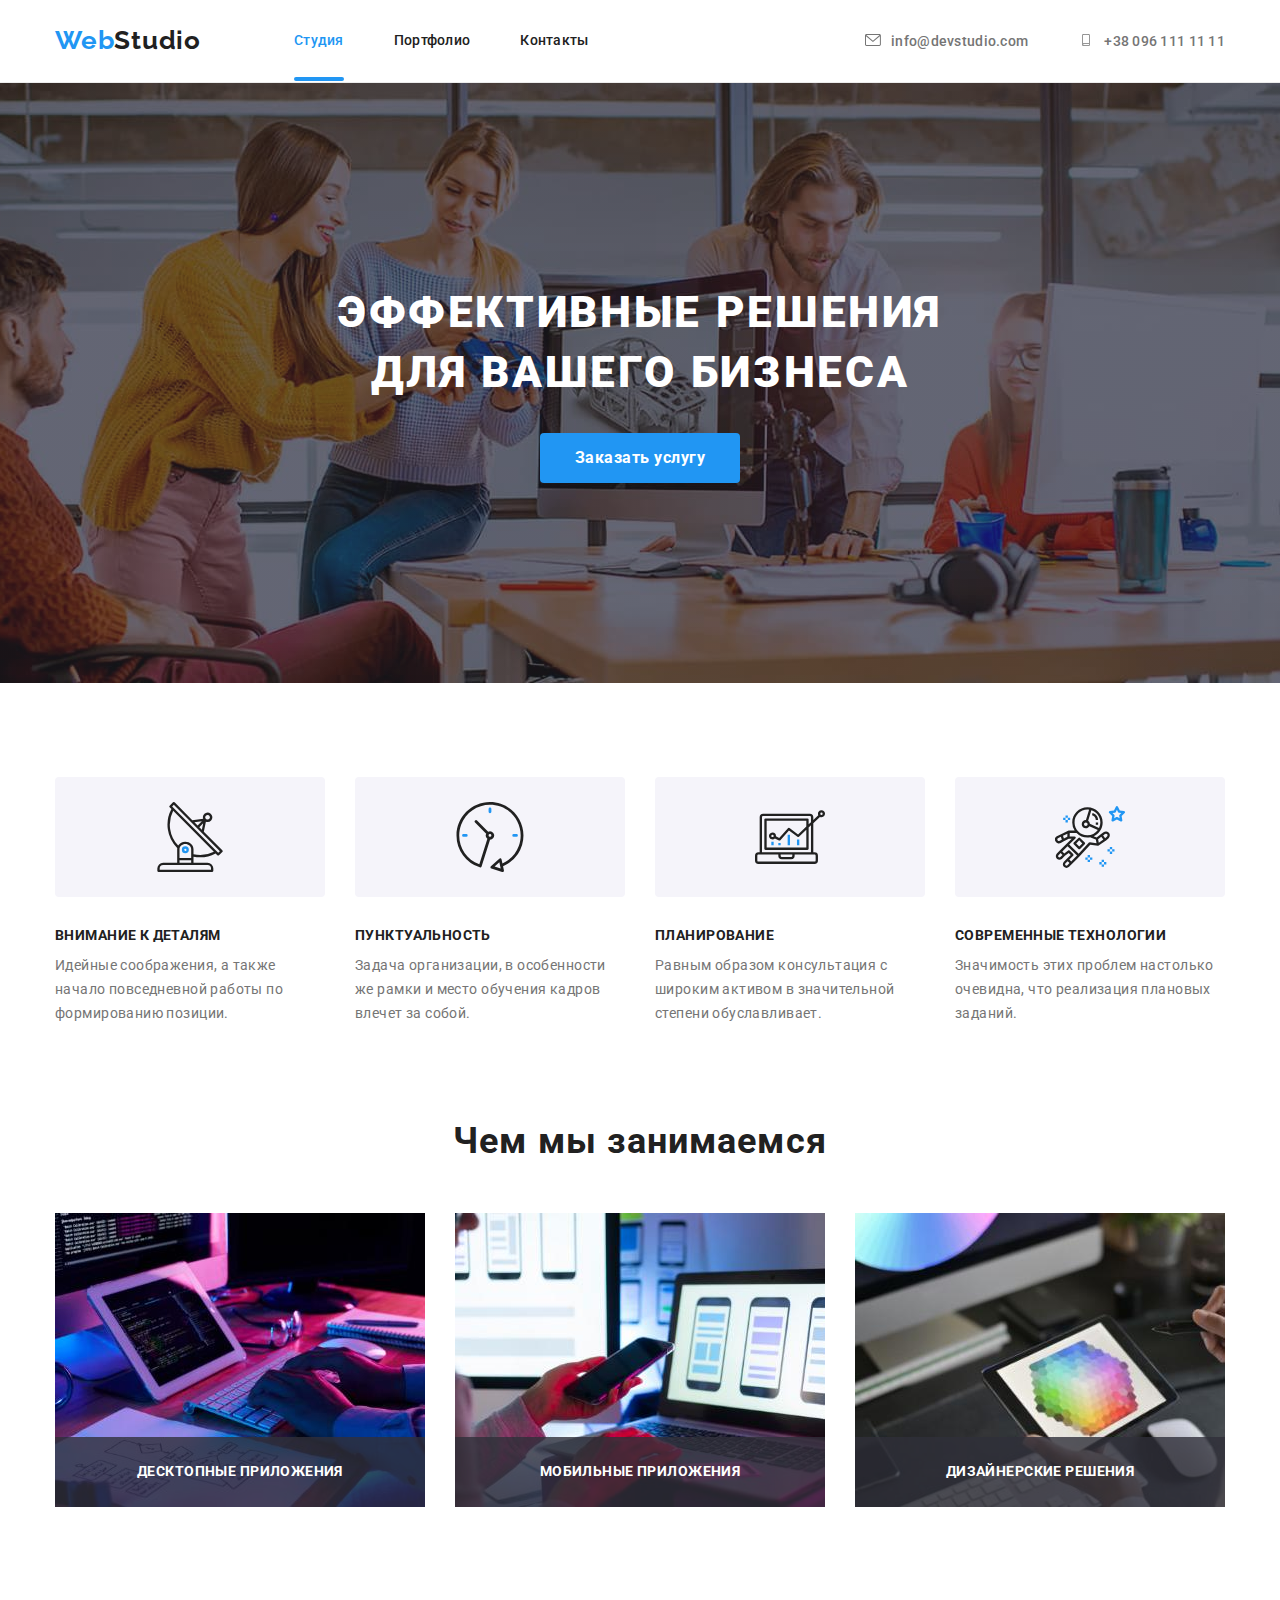
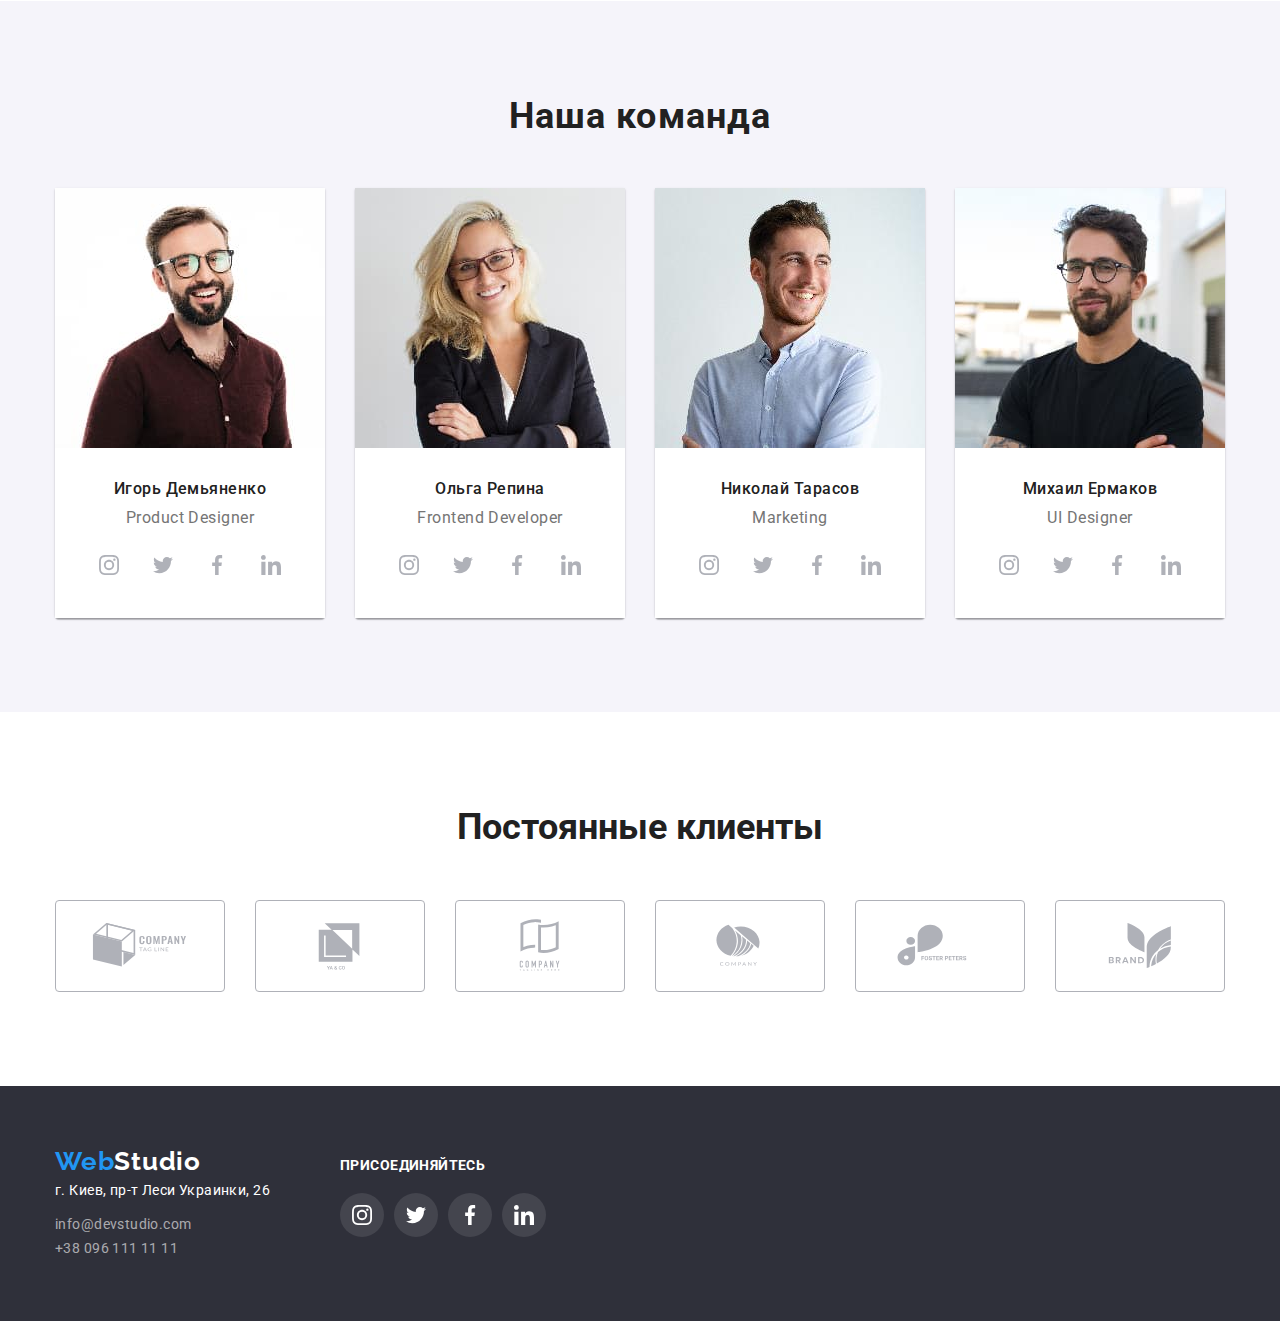
<file: index.html>
<!DOCTYPE html>
<html lang="en">
<head>
    <meta charset="UTF-8">
    <meta http-equiv="X-UA-Compatible" content="IE=edge">
    <meta name="viewport" content="width=device-width, initial-scale=1.0">
    <title>WebStudio</title>
    <link rel="stylesheet" href="https://cdnjs.cloudflare.com/ajax/libs/modern-normalize/1.0.0/modern-normalize.min.css"/>

<link rel="preconnect" href="https://fonts.googleapis.com">
<link rel="preconnect" href="https://fonts.gstatic.com" crossorigin>
<link href="https://fonts.googleapis.com/css2?family=Raleway:wght@700&family=Roboto:wght@400;500;700;900&display=swap"
    rel="stylesheet">

    <link rel="stylesheet" href="./css/styles.css">

   
</head>
<body>
    <header>
    <div class="container-header">
    <a class="link logo-link" href="./index.html"> <p class="logo header">Web<span class="studio-header">Studio</span> </p> </a>
    <nav class="site-nav">
        <ul class="link-header" style="list-style-type:none">
            <li class="link-item"> <a class="link link-studio" href="./index.html">Студия</a></li>
            <li class="link-item"> <a class="link" href="./portfolio.html">Портфолио</a></li>
            <li class="link-item"> <a class="link" href="">Контакты</a></li>
        </ul>
    </nav>
    <ul class="auth-nav" style="list-style-type:none">
        <li class="link-nav-mail"> 
            
            <a class="link" href="mailto:info@devstudio.com"><svg class="mail-icon" width="16px" height="12px">
                <use href="./images/sprite.svg#icon-envelope"></use>
            </svg>info@devstudio.com</a>
        </li>
        <li class="link-nav-tel"> 
            <a class="link" href="tel:+380961111111"><svg class="tel-icon" width="16px" height="12px"><use href="./images/sprite.svg#icon-smartphone"></use>
            </svg>+38 096 111 11 11</a>
        </li>
    </ul>
        </div>
</header>


<main>
     <section class="order-section">
        <div class="container-caption-order">
        <h1 class="order-caption">Эффективные решения<br> для вашего бизнеса</h1>
       <button class="btn" type="button" data-modal-open>Заказать услугу</button>
       </div>
    </section>

    <section class="advantage">
       
        <h2 hidden>Наши преимущества</h2>
        <div class="container-advantage">
        <ul class="list-advantage" style="list-style-type:none">
            <li class="items-advantage"> 
                <div class="advantage-icon " >
                    <svg width="70px" height="70px"><use href="./images/sprite.svg#icon-antenna"></use></svg>
                </div>
            <h3 class="advantage-type">Внимание к деталям</h3>
            <p class="advantage-text">Идейные соображения, а также начало повседневной работы по формированию позиции.</p>
        </li>
            <li class="items-advantage">
                <div class="advantage-icon" >
                <svg width="70px" height="70px">
                    <use href="./images/sprite.svg#icon-clock"></use>
                </svg>
                </div>
                <h3 class="advantage-type">Пунктуальность</h3>
            <p class="advantage-text">Задача организации, в особенности же рамки и место обучения кадров влечет за собой.</p>
        </li>
            <li class="items-advantage">
                <div class="advantage-icon">
                    <svg width="70px" height="70px">
                        <use href="./images/sprite.svg#icon-diagram"></use>
                    </svg>
                </div>
               <h3 class="advantage-type">Планирование</h3> 
            <p class="advantage-text">Равным образом консультация с широким активом в значительной степени обуславливает.</p>
        </li>
            <li class="items-advantage">
                <div class="advantage-icon">
                    <svg width="70px" height="70px">
                        <use href="./images/sprite.svg#icon-astronaut"></use>
                    </svg>
                </div>
                <h3 class="advantage-type">Современные технологии</h3> 
            <p class="advantage-text">Значимость этих проблем настолько очевидна, что реализация плановых заданий.</p>
        </li>
        </ul>
        </div>
    </section>

    <section class="services">
        <div class="container-services">
        <h2 class="title-services">Чем мы занимаемся</h2>
        <ul class="list-services" style="list-style-type:none">
            <li class="examples-service">
                <img src="./images/box1.jpg" alt="человек печатает за компьютером" width="370">
        <div class="examples-service-background">
            <p class="examples-service-title">Десктопные приложения</p>
        </div>
            </li>
        
            <li class="examples-service">
                <img src="./images/box2.jpg" alt="девушка с смартфоном в руке перед єкраном компьютера" width="370">
            <div class="examples-service-background">
                <p class="examples-service-title">Мобильные приложения</p>
            </div>
            </li>
            <li class="examples-service">
                <img src="./images/box3.jpg" alt="изображение палитри на планшете" width="370">
            <div class="examples-service-background">
                <p class="examples-service-title">Дизайнерские решения</p>
            </div>
            </li>
        </ul>
        </div>
    </section>
    <section class="team">
            <div class="container-team">
        <h2 class="title-team">Наша команда</h2>
        <ul class="list-team" style="list-style-type:none">
            <li class="item-team">
                <img src="./images/foto1.jpg" alt="Игорь Демьяненко" width="270">
                 <div class="team-border">  
                <h3 class="team-name">Игорь Демьяненко</h3>
                <p class="team-metier">Product Designer</p>
                <ul class="social-list" style="list-style-type:none">
                    <li class="social-list-item">
                        <a class="social-list-link" href="">
                            <svg class="social-list-icon" width="20px" height="20px">
                                <use href="./images/sprite.svg#icon-instagram"></use>
                            </svg>
                        </a>
                    </li>
                    <li class="social-list-item">
                        <a class="social-list-link" href="">
                            <svg class="social-list-icon" width="20px" height="20px">
                                <use href="./images/sprite.svg#icon-twitter"></use>
                            </svg>
                        </a>
                    </li>
                    <li class="social-list-item">
                        <a class="social-list-link" href="">
                            <svg class="social-list-icon" width="20px" height="20px">
                                <use href="./images/sprite.svg#icon-facebook"></use>
                            </svg>
                        </a>
                    </li>
                    <li class="social-list-item">
                        <a class="social-list-link" href="">
                            <svg class="social-list-icon" width="20px" height="20px">
                                <use href="./images/sprite.svg#icon-linkedin"></use>
                            </svg>
                        </a>
                    </li>
                </ul>
            </div>
            </li>
            <li class="item-team">
                 <img src="./images/foto2.jpg" alt="Ольга Репина" width="270">
                <div class="team-border">
                 <h3 class="team-name">Ольга Репина</h3>
                <p class="team-metier">Frontend Developer</p>
                <ul class="social-list" style="list-style-type:none">
                    <li class="social-list-item">
                        <a class="social-list-link" href="">
                            <svg class="social-list-icon" width="20px" height="20px">
                                <use href="./images/sprite.svg#icon-instagram"></use>
                            </svg>
                        </a>
                    </li>
                    <li class="social-list-item">
                        <a class="social-list-link" href="">
                            <svg class="social-list-icon" width="20px" height="20px">
                                <use href="./images/sprite.svg#icon-twitter"></use>
                            </svg>
                        </a>
                    </li>
                    <li class="social-list-item">
                        <a class="social-list-link" href="">
                            <svg class="social-list-icon" width="20px" height="20px">
                                <use href="./images/sprite.svg#icon-facebook"></use>
                            </svg>
                        </a>
                    </li>
                    <li class="social-list-item">
                        <a class="social-list-link" href="">
                            <svg class="social-list-icon" width="20px" height="20px">
                                <use href="./images/sprite.svg#icon-linkedin"></use>
                            </svg>
                        </a>
                    </li>
                </ul>
                </div>
            </li>

            <li class="item-team">
                <img src="./images/foto3.jpg" alt="Николай Тарасов" width="270">
           <div class="team-border">
                <h3 class="team-name">Николай Тарасов</h3>
                <p class="team-metier">Marketing</p>
                <ul class="social-list" style="list-style-type:none">
                    <li class="social-list-item">
                        <a class="social-list-link" href="">
                            <svg class="social-list-icon" width="20px" height="20px">
                                <use href="./images/sprite.svg#icon-instagram"></use>
                            </svg>
                        </a>
                    </li>
                    <li class="social-list-item">
                        <a class="social-list-link" href="">
                            <svg class="social-list-icon" width="20px" height="20px">
                                <use href="./images/sprite.svg#icon-twitter"></use>
                            </svg>
                        </a>
                    </li>
                    <li class="social-list-item">
                        <a class="social-list-link" href="">
                            <svg class="social-list-icon" width="20px" height="20px">
                                <use href="./images/sprite.svg#icon-facebook"></use>
                            </svg>
                        </a>
                    </li>
                    <li class="social-list-item">
                        <a class="social-list-link" href="">
                            <svg class="social-list-icon" width="20px" height="20px">
                                <use href="./images/sprite.svg#icon-linkedin"></use>
                            </svg>
                        </a>
                    </li>
                </ul>
            </div>
            </li>
            <li class="item-team">
                <img src="./images/foto4.jpg" alt="Михаил Ермаков" width="270">
            <div class="team-border">
                <h3 class="team-name">Михаил Ермаков</h3>
                <p class="team-metier">UI Designer</p>
                <ul class="social-list" style="list-style-type:none">
                    <li class="social-list-item">
                        <a class="social-list-link" href="">
                            <svg class="social-list-icon" width="20px" height="20px">
                                <use href="./images/sprite.svg#icon-instagram"></use>
                            </svg>
                        </a>
                    </li>
                    <li class="social-list-item">
                        <a class="social-list-link" href="">
                            <svg class="social-list-icon" width="20px" height="20px">
                                <use href="./images/sprite.svg#icon-twitter"></use>
                            </svg>
                        </a>
                    </li>
                    <li class="social-list-item">
                        <a class="social-list-link" href="">
                            <svg class="social-list-icon" width="20px" height="20px">
                                <use href="./images/sprite.svg#icon-facebook"></use>
                            </svg>
                        </a>
                    </li>
                    <li class="social-list-item">
                        <a class="social-list-link" href="">
                            <svg class="social-list-icon" width="20px" height="20px">
                                <use href="./images/sprite.svg#icon-linkedin"></use>
                            </svg>
                        </a>
                    </li>
                </ul>
            </div>
            </li>
        </ul>
        </div>
      </section>

      <section class="clients">


        <div class="container-clients">
        <h4 class="clients-title">Постоянные клиенты</h4>
        <ul class="clients-list" style="list-style-type:none">
        <li class="clients-list-item">
            <a class="clients-list-link" href="">
                <svg class="clients-list-icon" width="106px" height="60px">
                    <use href="./images/sprite.svg#icon-Logo"></use>
                </svg>
            </a>
        </li>
        <li class="clients-list-item">
            <a class="clients-list-link" href="" >
                <svg class="clients-list-icon" width="106px" height="60px">
                    <use href="./images/sprite.svg#icon-Logo1"></use>
                </svg>
            </a>
        </li>
        <li class="clients-list-item">
            <a class="clients-list-link" href="">
                <svg class="clients-list-icon" width="106px" height="60px">
                    <use href="./images/sprite.svg#icon-Logo2"></use>
                </svg>
            </a>
        </li>
        <li class="clients-list-item">
            <a class="clients-list-link" href="">
                <svg class="clients-list-icon" width="106px" height="60px">
                    <use href="./images/sprite.svg#icon-Logo3"></use>
                </svg>
            </a>
        </li>
        <li class="clients-list-item">
            <a class="clients-list-link" href="">
                <svg class="clients-list-icon" width="160px" height="60px">
                    <use href="./images/sprite.svg#icon-Logo4"></use>
                </svg>
            </a>
        </li>
        <li class="clients-list-item">
            <a class="clients-list-link" href="">
                <svg class="clients-list-icon" width="106px" height="60px">
                    <use href="./images/sprite.svg#icon-Logo5"></use>
                </svg>
            </a>
        </li>
        </ul>
        </div>

      </section>
    </main>
    <footer class="page-footer">
        <div class="container-footer">
            <div>
        <a class="link logo-footer" href="./index.html"><p class="logo-text">Web<span class="studio-footer">Studio</span></p></a>
       <address>
        <div class="container-address">
            <p class="address">г. Киев, пр-т Леси Украинки, 26</p>
            <a class="link mail " href="mailto:info@devstudio.com">info@devstudio.com</a><br>
            <a class="link tel" href="tel:+380961111111">+38 096 111 11 11</a>
        </div>
        </div>
        <div class="social-list-icon-footer">
            <h5 class="title-footer">присоединяйтесь</h5>
            <ul class="footer-list" style="list-style-type:none">
                <li class="social-list-item">
                    <a class="footer-list-link" href="">
                        <svg class="footer-list-icon" width="20px" height="20px">
                            <use href="./images/sprite.svg#icon-instagram"></use>
                        </svg>
                    </a>
                </li>
                <li class="footer-list-item">
                    <a class="footer-list-link" href="">
                        <svg class="footer-list-icon" width="20px" height="20px">
                            <use href="./images/sprite.svg#icon-twitter"></use>
                        </svg>
                    </a>
                </li>
                <li class="social-list-item">
                    <a class="footer-list-link" href="">
                        <svg class="footer-list-icon" width="20px" height="20px">
                            <use href="./images/sprite.svg#icon-facebook"></use>
                        </svg>
                    </a>
                </li>
                <li class="social-list-item">
                    <a class="footer-list-link" href="">
                        <svg class="footer-list-icon" width="20px" height="20px">
                            <use href="./images/sprite.svg#icon-linkedin"></use>
                        </svg>
                    </a>
                </li>
            </ul>
        
        </div>
        </address>
        </div>
      
       
    </footer>

    <div class="backdrop is-hidden" data-modal>
        <div class="modal">
            
            <button type="button" class="button-close-btn" data-modal-close>
                <svg class="button-close-btn-icon"
                width="18" height="18"><use href="./images/sprite.svg#icon-close-black-18dp-2-1"
                    ></use> </svg>
            </button>

    </div>
    </div>
    <script src="./js/modal.js"></script>
</body>
    </html>
</file>
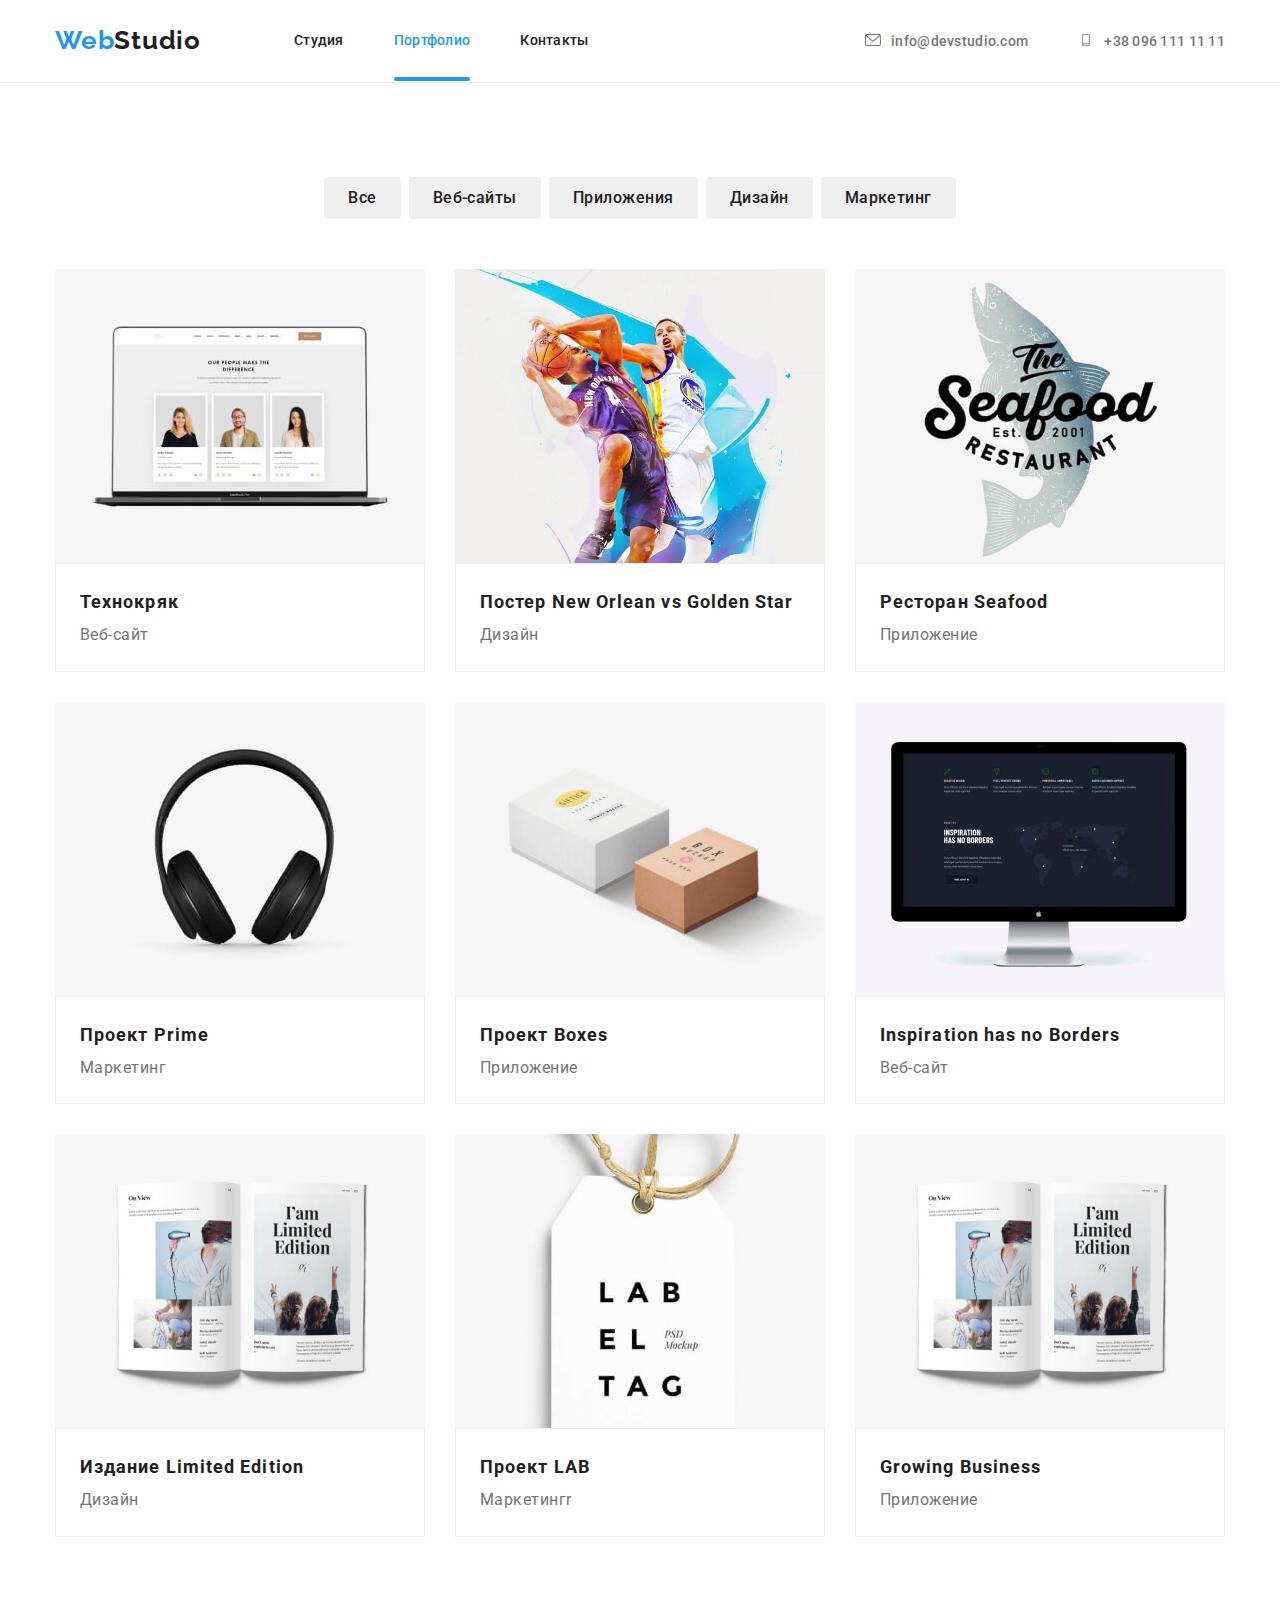
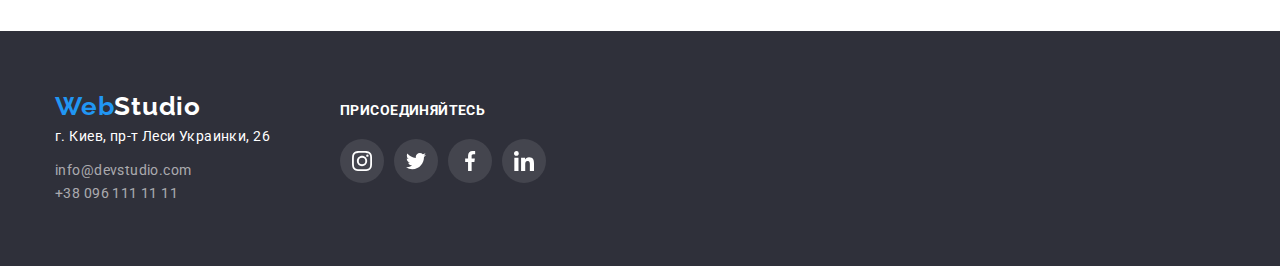
<file: portfolio.html>
<!DOCTYPE html>
<html lang="en">

<head>
    <meta charset="UTF-8">
    <meta http-equiv="X-UA-Compatible" content="IE=edge">
    <meta name="viewport" content="width=device-width, initial-scale=1.0">
    <title>portfolio</title>
    <link rel="stylesheet" href="https://cdnjs.cloudflare.com/ajax/libs/modern-normalize/1.0.0/modern-normalize.min.css"/>
    
<link rel="preconnect" href="https://fonts.googleapis.com">
<link rel="preconnect" href="https://fonts.gstatic.com" crossorigin>
<link href="https://fonts.googleapis.com/css2?family=Raleway:wght@700&family=Roboto:wght@400;500;700;900&display=swap"
    rel="stylesheet">
   
    <link rel="stylesheet" href="./css/styles.css">

</head>

<body>
    <header>
        <div class="container-header">
            <a class="link logo-link" href="./index.html">
                <p class="logo header">Web<span class="studio-header">Studio</span> </p>
            </a>
            <nav class="site-nav">
                <ul class="link-header" style="list-style-type:none">
                    <li class="link-item"> <a class="link" href="./index.html">Студия</a></li>
                    <li class="link-item"> <a class="link link-portfolio" href="./portfolio.html">Портфолио</a></li>
                    <li class="link-item"> <a class="link" href="">Контакты</a></li>
                </ul>
            </nav>
            <ul class="auth-nav" style="list-style-type:none">
                <li class="link-nav-mail">
        
                    <a class="link" href="mailto:info@devstudio.com"><svg class="mail-icon" width="16px" height="12px">
                            <use href="./images/sprite.svg#icon-envelope"></use>
                        </svg>info@devstudio.com</a>
                </li>
                <li class="link-nav-tel">
                    <a class="link" href="tel:+380961111111"><svg class="tel-icon" width="16px" height="12px">
                            <use href="./images/sprite.svg#icon-smartphone"></use>
                        </svg>+38 096 111 11 11</a>
                </li>
            </ul>
        </div>
    </header>

    <main>
    
    
    <section class="portfolio-section">
            <h1 hidden>Portfolio</h1>

    <div class="portfolio-container">
       <!-- <div class="btn-list">  -->
     <ul class="page-header" style="list-style-type:none">
        <li class="btn-item">
            <button class="btn-portfolio" type="button">Все</button>
        </li>

        <li class="btn-item">
            <button class="btn-portfolio" type="button">Веб-сайты</button>
        </li>

        <li class="btn-item">
            <button class="btn-portfolio" type="button">Приложения</button>
        </li>

        <li class="btn-item">
            <button class="btn-portfolio" type="button">Дизайн</button>
        </li>

        <li class="btn-item">
            <button class="btn-portfolio" type="button">Маркетинг</button>
        </li>
    </ul>
    <!-- </div> -->

    <ul class="examples" style="list-style-type:none">

    <li class="examples-item">
        <div class="examples-img">
        <img src="./images/portfolio/tehnockryk.jpg" alt="Технокряк" width="370">
        <p class="examples-overlow">Ресурс предлагает комплексные предложения
    с разным уровнем функционала и сервисов.
    Все это позволит посетителю получить
    исчерпывающие сведения о компании или частном лице.</p>
    </div>
        <div class="portfolio-border">
        <h2 class="portfolio-title">Технокряк</h2>
        <p class="portfolio-text">Веб-сайт</p>
    </div>
    </li>


    <li class="examples-item">
        <div class="examples-img">
        <img src="./images/portfolio/worldeanvsgoldenStar.jpg" alt="Постер New Orlean vs Golden Star" width="370">
        <p class="examples-overlow">Ресурс предлагает комплексные предложения
            с разным уровнем функционала и сервисов.
            Все это позволит посетителю получить
            исчерпывающие сведения о компании или частном лице.</p>
        </div>
        <div class="portfolio-border">
        <h2 class="portfolio-title">Постер New Orlean vs Golden Star</h2>
        <p class="portfolio-text">Дизайн</p>
    </div>
    </li>

    <li class="examples-item">
        <div class="examples-img">
        <img src="./images/portfolio/seafood.jpg" alt="Ресторан Seafood" width="370">
    <p class="examples-overlow">Ресурс предлагает комплексные предложения
        с разным уровнем функционала и сервисов.
        Все это позволит посетителю получить
        исчерпывающие сведения о компании или частном лице.</p>
    </div>
        <div class="portfolio-border">
        <h2 class="portfolio-title">Ресторан Seafood</h2>
        <p class="portfolio-text">Приложение</p>
    </div>
    </li>
    <li class="examples-item">
        <div class="examples-img">
        <img src="./images/portfolio/prime.jpg" alt="Проект Prime" width="370">
    <p class="examples-overlow">Ресурс предлагает комплексные предложения
        с разным уровнем функционала и сервисов.
        Все это позволит посетителю получить
        исчерпывающие сведения о компании или частном лице.</p>
    </div>
        <div class="portfolio-border">
        <h2 class="portfolio-title">Проект Prime</h2>
        <p class="portfolio-text">Маркетинг</p>
    </div>
    </li>
    <li class="examples-item">
        <div class="examples-img">
        <img src="./images/portfolio/boxes.jpg" alt="Проект Boxes" width="370">
        <p class="examples-overlow">Ресурс предлагает комплексные предложения
            с разным уровнем функционала и сервисов.
            Все это позволит посетителю получить
            исчерпывающие сведения о компании или частном лице.</p>
        </div>
        <div class="portfolio-border">
        <h2 class="portfolio-title">Проект Boxes</h2>
        <p class="portfolio-text">Приложение</p>
    </div>
    </li>
    <li class="examples-item">
        <div class="examples-img">
        <img src="./images/portfolio/inspirationhasnborders.jpg" alt="Inspiration has no Borders" width="370">
        <p class="examples-overlow">Ресурс предлагает комплексные предложения
            с разным уровнем функционала и сервисов.
            Все это позволит посетителю получить
            исчерпывающие сведения о компании или частном лице.</p>
        </div>
        <div class="portfolio-border">
        <h2 class="portfolio-title">Inspiration has no Borders</h2>
        <p class="portfolio-text">Веб-сайт</p>
    </div>
    </li>
    
    <li class="examples-item">
        <div class="examples-img">
        <img src="./images/portfolio/limitededition.jpg" alt="Издание Limited Edition" width="370">
        <p class="examples-overlow">Ресурс предлагает комплексные предложения
            с разным уровнем функционала и сервисов.
            Все это позволит посетителю получить
            исчерпывающие сведения о компании или частном лице.</p>
        </div>
        <div class="portfolio-border">
        <h2 class="portfolio-title">Издание Limited Edition</h2>
        <p class="portfolio-text">Дизайн</p>
</div>
    </li>
    <li class="examples-item">
        <div class="examples-img">
        <img src="./images/portfolio/lab.jpg" alt="Проект LAB" width="370">
    <p class="examples-overlow">Ресурс предлагает комплексные предложения
        с разным уровнем функционала и сервисов.
        Все это позволит посетителю получить
        исчерпывающие сведения о компании или частном лице.</p>
    </div>
        <div class="portfolio-border">
        <h2 class="portfolio-title">Проект LAB</h2>
        <p class="portfolio-text">Маркетингr</p>
    </div>
    </li>

    <li class="examples-item">
        <div class="examples-img">
        <img src="./images/portfolio/limitededition.jpg" alt="Growing Business" width="370">
    <p class="examples-overlow">Ресурс предлагает комплексные предложения
        с разным уровнем функционала и сервисов.
        Все это позволит посетителю получить
        исчерпывающие сведения о компании или частном лице.</p>
    </div>
        <div class="portfolio-border">
         <h2 class="portfolio-title">Growing Business</h2>
         <p class="portfolio-text">Приложение</p>
    </div>
        </li>
</ul>

</div>

    </section>
    </main>
    
    <footer class="page-footer">
    <div class="container-footer">
        <div>
            <a class="link logo-footer" href="./index.html">
                <p class="logo-text">Web<span class="studio-footer">Studio</span></p>
            </a>
            <address>
                <div class="container-address">
                    <p class="address">г. Киев, пр-т Леси Украинки, 26</p>
                    <a class="link mail " href="mailto:info@devstudio.com">info@devstudio.com</a><br>
                    <a class="link tel" href="tel:+380961111111">+38 096 111 11 11</a>
                </div>
        </div>
        <div class="social-list-icon-footer">
            <h5 class="title-footer">присоединяйтесь</h5>
            <ul class="footer-list" style="list-style-type:none">
                <li class="social-list-item">
                    <a class="footer-list-link" href="">
                        <svg class="footer-list-icon" width="20px" height="20px">
                            <use href="./images/sprite.svg#icon-instagram"></use>
                        </svg>
                    </a>
                </li>
                <li class="footer-list-item">
                    <a class="footer-list-link" href="">
                        <svg class="footer-list-icon" width="20px" height="20px">
                            <use href="./images/sprite.svg#icon-twitter"></use>
                        </svg>
                    </a>
                </li>
                <li class="social-list-item">
                    <a class="footer-list-link" href="">
                        <svg class="footer-list-icon" width="20px" height="20px">
                            <use href="./images/sprite.svg#icon-facebook"></use>
                        </svg>
                    </a>
                </li>
                <li class="social-list-item">
                    <a class="footer-list-link" href="">
                        <svg class="footer-list-icon" width="20px" height="20px">
                            <use href="./images/sprite.svg#icon-linkedin"></use>
                        </svg>
                    </a>
                </li>
            </ul>
    
        </div>
        </address>
    </div>
    </footer>

</body>
</file>
<file: css/styles.css>
body{
    font-family:'Roboto','Raleway', sans-serif;
    color: #757575;
}
:root{
    --brand-color: #2196F3;
    --title-color:#212121;
}

h1,
h2,
h3,
h4,
h5,
h6,
p {
    margin-top: 0;
    margin-bottom: 0;
}

ul {
    margin-top: 0;
    margin-bottom: 0;
    padding-left: 0;
}

img {
    display:block;
    max-width: 100%; 
    height: auto;
}

button {
    cursor:pointer;
}
a {
    text-decoration: none;
    outline: none;
}

/* ===============header============ */
header {
    border-bottom: 1px solid #ECECEC;
}

.container-header {
    display: flex;
    width: 1200px;
    justify-content: flex-start;
    margin-left: auto;
    margin-right: auto;
    padding-left: 15px;
    padding-right: 15px;
    background-color: #FFFFFF;
    align-items: center;
}

.link-logo {
    padding-top: 0px;
    padding-bottom: 0px;
}

.logo {
    font-family: 'Raleway';
    font-style: normal;
    font-weight: 700;
    font-size: 26px;
    line-height: 1.19;
    letter-spacing: 0.03em;
    color: var(--brand-color);
    margin-top: 0;
    margin-bottom: 0;
    padding-top: 24px;
    padding-bottom: 25px;
    margin-right: 0px;

}

.site-nav .link.link-studio{
    position: relative;
    color:var(--brand-color);
}

.site-nav .link.link-studio::after {
    display: inline-block;
    content: "";
    position: absolute;
    bottom: 0;
    left: 0;
    width: 100%;
    height: 4px;
    background:  var(--brand-color);
    border-radius: 2px;
  }

  .site-nav .link.link-portfolio {
      position: relative;
      color: var(--brand-color);
  }
  .site-nav .link.link-portfolio::after {
      display: inline-block;
      content: "";
      position: absolute;
      bottom: 0;
      left: 0;
      width: 100%;
      height: 4px;
      background: var(--brand-color);
      border-radius: 2px;
  }

.link-header {
    display: flex;
    align-items: center;
    text-decoration: none;
    margin-top: 0;
    margin-bottom: 0;
    padding-left: 0;
}
.logo-link {
    margin-right: 93px;
}

.site-nav {
    display: flex;
    align-items: center;

}

.link-item:not(:last-child) {
    margin-right: 50px;
}
.link-nav-mail {
    margin-left: auto;
    margin-right: 50px;
}
.nav-list{
    margin-top: 0;
    margin-bottom: 0;
}
.auth-nav {
    display: flex;
    padding-top: 32px;
    padding-bottom: 32px;
    padding-left: 0;
    margin-left: auto;
}
 .site-nav .link {
    display: block;
    font-weight: 500;
    font-size: 14px;
    line-height: 1.14;
    letter-spacing: 0.02em;
    color:var(--title-color);
    text-decoration: none;
    padding-top: 32px;
    padding-bottom: 32px;

    transition-property:color; 
    transition-duration: 250ms; 
    transition-timing-function:cubic-bezier(0.4, 0, 0.2, 1);

 }
 
.site-nav .link:hover,
.site-nav .link:focus {
    font-weight: 500;
    font-size: 14px;
    line-height: 1.14;
    color: var(--brand-color);

}

.auth-nav .link {
    font-weight: 500;
        font-size: 14px;
        line-height: 1.2;
        color: #757575;
        letter-spacing: 0.02em;
        text-decoration: none;
        display: inline-block;

        transition-property: color;
        transition-duration: 250ms;
        transition-timing-function: cubic-bezier(0.4, 0, 0.2, 1);
}

.auth-nav .link:hover,
.auth-nav .link:focus {
    font-weight: 500;
        font-size: 14px;
        line-height: 1.2;
        color: var(--brand-color);
}
.mail-icon{
    margin-right: 10px;
    fill:rgba(117, 117, 117, 1);

    transition-property: fill;
    transition-duration: 250ms;
    transition-timing-function: cubic-bezier(0.4, 0, 0.2, 1);
}
.tel-icon{
    margin-right: 10px;
    fill:rgba(117, 117, 117, 1);

    transition-property: fill;
    transition-duration: 250ms;
    transition-timing-function: cubic-bezier(0.4, 0, 0.2, 1);
}
.auth-nav .link:hover .mail-icon,
 .auth-nav .link:focus .mail-icon {
    fill: var(--brand-color);

}
.auth-nav .link:hover .tel-icon,
.auth-nav .link:focus .tel-icon {
    fill: var(--brand-color);

}

/* ============order============ */

.order-section {
    background-color:#C4C4C4;
    text-align: center;
    padding-top: 200px;
    padding-bottom: 200px;

    background-image:linear-gradient( 
        to right,
         rgba(47, 48, 58, 0.4),
         rgba(47, 48, 58, 0.4)
         ),
        url(../images/backgroundimg.jpg);

        background-repeat: no-repeat;
        background-position: 50% 50%;
        background-size: cover;
        max-width: 1600px;
        height: 600px;
        margin: 0 auto;
  }


.container-caption-order {
    width: 1200px;
    margin-left: auto;
    margin-right: auto;
    margin-top: 0;
    margin-bottom: 0;
    padding-left: 15px;
    padding-right: 15px;
}
.order-caption {
        font-weight: 900;
        font-size: 44px;
        line-height: 1.36;
        color: #FFFFFF;
        letter-spacing: 0.06em;
        text-transform: uppercase;
        text-align: center;
        padding-bottom: 0px;
        margin-top: 0;
        margin-bottom: 0px;
    }

.btn {
    font-family: 'Roboto';
    font-style: normal;
    display: inline-block;
    width: 200px;
    height: 50px;
    margin-top: 30px;
    
    border-radius: 4px;
    background-color: var(--brand-color);
    color: #FFFFFF;
    font-weight: 700;
    font-size: 16px;
    line-height: 1.9;
    letter-spacing: 0.03em;
    border: 2px solid transparent;
        }
/* ==============advantage============ */
.advantage {
    padding-top: 94px;
    padding-bottom: 94px ;
}
.container-advantage {
    width: 1200px;
    justify-content: center;
    margin-left:auto;
    margin-right: auto;
    margin-top: 0px;
    margin-bottom: 0px;
    padding-left: 15px;
    padding-right: 15px;

}

.list-advantage {
    display: flex;
    margin-top: 0;
    margin-bottom: 0px;
    padding-left: 0;
}

.advantage-type {
        font-weight: 700;
        font-size: 14px;
        line-height: 1.2;
        color: var(--title-color);
        letter-spacing: 0.03em;
        text-transform: uppercase;
        margin-top: 30px;
        margin-bottom: 10px;
}

.items-advantage {
    width: 270px;
}
.items-advantage:not(:last-child){
    margin-right: 30px;
}
.advantage-icon {
    display: flex;
    justify-content: center;
    align-items: center;
    background-color: rgba(245, 244, 250, 1);
    height: 120px;
    border-radius: 4px;
}
.advantage-text{
    letter-spacing: 0.03em;
    font-size: 14px;
    line-height: 1.7;
    margin-top: 0px;
    margin-bottom: 0;
} 
/* ============services========== */
.services {
    padding-top:0px;
    padding-bottom: 94px;
}

.container-services {
 width: 1200px;
margin-left: auto;
margin-right: auto;
 margin-bottom: 0px;
 padding-right: 15px;
 padding-left: 15px;

}
.list-services {
    display: flex;
    justify-content:center;
    margin-top: 0;
    margin-bottom: 0;
    padding-left: 0;
}
.examples-service {
    position: relative;
    margin-right: 30px;
}
.examples-service:nth-child(3n) {
    margin-right: 0px;
}
.examples-service-background {
   position: absolute;
   bottom:0px;
    width: 370px;
    height: 70px;
    background: rgba(47, 48, 58, 0.8);
}
.examples-service-title{
    font-style: normal;
        font-weight: 700;
        font-size: 14px;
        line-height: 1.14;
        text-align: center;
        letter-spacing: 0.03em;
        text-transform: uppercase;
        color: #FFFFFF;
        padding-top: 27px;
        padding-bottom: 27px;
}



.title-services {
    font-weight: 700;
    font-size: 36px;
    line-height: 1.2;
    color: var(--title-color);
    letter-spacing: 0.03em;
    text-align: center;
    margin-top: 0;
    margin-bottom: 50px;
}

/* ==============team============= */

.team {
    padding-top: 94px;
    padding-bottom:94px;
    background-color: rgba(245, 244, 250, 1);

}
.container-team {
    width: 1200px;
    margin-left: auto;
    margin-right: auto;
    padding-left: 15px;
    padding-right: 15px;

   }

.title-team{
    font-weight: 700;
    font-size: 36px;
    line-height: 1.2;
    color: var(--title-color);
    text-align: center;
    letter-spacing: 0.03em;
    margin-bottom: 50px;
      
}
.list-team {
    display: flex;
    justify-content: center;
    align-items: center;
    margin-top: 0;
    margin-bottom: 0px;
    margin-left: auto;
    margin-right: auto;
    padding-left: 0;
    
}
.item-team {
    margin-right: 30px;
    box-shadow: 
     0px 1px 3px rgba(0, 0, 0, 0.12),
     0px 1px 1px rgba(0, 0, 0, 0.14), 
     0px 2px 1px rgba(0, 0, 0, 0.2);
    border-radius: 0px 0px 4px 4px;
    
}
.item-team:nth-child(4n) {
     margin-right: 0px;
}


.team-name{
        font-weight: 500;
        font-size: 16px;
        line-height: 1.2;
        color:var(--title-color);
        letter-spacing: 0.03em;
        margin-bottom: 10px;
        justify-content: center;
        margin-left: auto;
        margin-right: auto;
        text-align: center;
}

.team-border {
    padding-top: 30px;
    border: 1px solid transparent;
    padding-bottom: 30px;
    background-color:rgba(255, 255, 255, 1);

}

.team-metier {
    font-size: 16px;
    line-height: 1.2;
    letter-spacing: 0.03em;
    margin-top:0;
    margin-bottom: 16px;
    justify-content: center;
    margin-left: auto;
    margin-right: auto;
    text-align: center;
}

.social-list {
    display: flex;
    gap:10px;
    justify-content: center;
}

.social-list-link {
    display: flex;
    width: 44px;
    height: 44px;
    border-radius: 50%;
    justify-content: center;
    align-items:center;

    transition-property:background-color ,fill;
    transition-duration: 250ms;
    transition-timing-function:cubic-bezier(0.4, 0, 0.2, 1);
 
    
}
.social-list-link:hover,
.social-list-link:focus {
    background-color: var(--brand-color);
}


.social-list-link:hover .social-list-icon,
.social-list-link:focus .social-list-icon {
    fill: #FFFFFF;
}

.social-list-icon {
fill: rgba(175, 177, 184, 1);
transition-property:fill;
transition-duration: 250ms;
transition-timing-function: cubic-bezier(0.4, 0, 0.2, 1);
}



.address{
    font-size: 14px;
    line-height: 1.7;
    letter-spacing: 0.03em;
}

/* =================clients=================== */

.clients{
    padding-top: 94px;
    padding-bottom: 94px;
}

.container-clients{
        width: 1200px;
        margin-left: auto;
        margin-right: auto;
        padding-left: 15px;
        padding-right: 15px;
        margin-top: 0;
        margin-bottom: 0;
}
.clients-title {
    margin-top: 0;
    margin-bottom: 50px;
    text-align: center;
    color: var(--title-color);
    font-weight: 700;
    font-style: normal; 
    font-size: 36px; 
    line-height: 1.2; 
    letter-spacing: 3%;
}
.clients-list{
display: flex;
align-items: center;
gap: 30px;
}

.clients-list-link{
display: flex;
width: 170px;
height: 92px;
border: 1px solid rgba(175, 177, 184, 1);
justify-content: center;
align-items: center;
border-radius: 4px;

transition-property:fill, border;
transition-duration: 250ms;
transition-timing-function: cubic-bezier(0.4, 0, 0.2, 1);
}

.clients-list-icon {
fill:rgba(175, 177, 184, 1);
transition-property: fill;
transition-duration: 250ms;
transition-timing-function: cubic-bezier(0.4, 0, 0.2, 1);
}

.clients-list-link:hover .clients-list-icon,
.clients-list-link:focus .clients-list-icon
{
fill: var(--brand-color);
}

.clients-list-link:hover,
.clients-list-link:focus {
border: 1px solid var(--brand-color);
}



/* =============portfolio=============== */

.portfolio-section {
padding-top: 94px;
padding-bottom: 94px;
}
.portfolio-container {
    display: block;
    width: 1200px;
    margin-left: auto;
    margin-right: auto;
    padding-left: 15px;
    padding-right: 15px;
}

.page-header {
    display: flex;
    justify-content: center;
    align-items: center;
    margin-top: 0;
    margin-bottom: 50px;
    padding-bottom: 0px;
    margin-left: auto;
    margin-right: auto;
    padding-left: 0;
}

.btn-item {
    display: list-item;
    margin-right: 8px;
   }

.btn-item:last-child {
    margin-right: 0;
}

.btn-portfolio {
    font-family: 'Roboto';
    font-weight: 500;
    font-size: 16px;
    line-height: 1.63;
    color: var(--title-color);
    letter-spacing: 0.03em;
    padding: 6px 22px;
    margin-top: 0;
    margin-bottom: 0px;
    border:2px solid transparent;
    border-radius: 4px;

    transition-property: background-color;
    transition-duration: 250ms;
    transition-timing-function: cubic-bezier(0.4, 0, 0.2, 1);
}
.btn-portfolio:hover,
.btn-portfolio:focus {
    background-color: var(--brand-color);
    color: #FFFFFF;
    font-weight: 500;
    font-size: 16px;
    line-height: 1.63;
    letter-spacing: 0.03em;
    outline: none;
    border: 2px solid transparent;
    filter: drop-shadow(0px 4px 4px rgba(0, 0, 0, 0.25));

}

.examples-img {
    position: relative;
    overflow: hidden;
 
}
.examples-img:hover .examples-overlow {
    transform: translate(0,0);
}

.examples-overlow {
    position: absolute;
    left: 0;
    top: 0;
    width: 100%;
    height: 100%;
    padding: 63px 24px;
    overflow: auto;
    transform: translate(0 ,100%);
    transition: transform 250ms cubic-bezier(0.4, 0, 0.2, 1) ;
    background-color: rgba(33, 150, 243, 0.9);

    font-style: normal;
    font-weight: 400;
    font-size: 18px;
    line-height: 1.55;
    letter-spacing: 0.03em;
    color: #FFFFFF;
}

.examples {
    display: flex;
    flex-wrap: wrap;
}

.examples-item {
    display: block;
    text-align: match-parent;
    width: 370px;
    margin-right: 30px;
    margin-bottom: 30px;
    }

.examples-item:hover,
.examples-item:focus {
    box-shadow: 0px 4px 4px rgba(0, 0, 0, 0.25);
    
}

.examples-item:nth-child(3n) {
    margin-right: 0px;
}

.examples-item:nth-last-child(-n+3) {
    margin-bottom: 0;
}

.portfolio-title {
    font-weight: 700;
    font-size: 18px;
    line-height: 2;
    color: var(--title-color);
    letter-spacing: 0.06em;
}

.portfolio-text {
    font-size: 16px;
    line-height: 1.9;
    letter-spacing: 0.03em;
}
.portfolio-border {
    padding-top: 20px;
    padding-bottom: 20px;
    padding-left: 24px;
    padding-right: 24px;
    border: 1px solid #EEEEEE;
}



/* ===========footer========== */

.page-footer {
    display: flex;
    background-color: #2F303A;
    padding-top: 60px;
    padding-bottom: 60px;
}

.container-footer {
    display: flex;
    width: 1200px;
    margin-left: auto;
    margin-right: auto;
    padding-left: 15px;
    padding-right: 15px;
}

.link .mail {
    margin-top: 9px;
    margin-bottom: 9px;
}


.address {
    font-style: normal;
    font-size: 14px;
    line-height:2;
    color: #FFFFFF;
    margin-top: 0;
    margin-bottom: 9px;
    padding-top: 0 ;
    
}

.page-footer .link {
    font-style: normal;
    font-size: 14px;
    line-height: 1.7;
    color: #FFFFFF99;
    text-decoration: none;
    letter-spacing: 0.03em;
    /* padding-top: 0;
    -bottom: 9px; */
}

.title-footer {
    font-style: normal;
    font-weight: 700;
    font-size: 14px;
    line-height: 1.14;
    letter-spacing: 0.03em;
    text-transform: uppercase;
    color: #FFFFFF;
    margin-bottom: 20px;
    padding-top: 12px;
}

.page-footer .link:hover,
.page-footer .link:focus {
    color: var(--brand-color);
}

.logo-text {
    font-family: 'Raleway';
    font-style: normal;
    font-weight: 700;
    font-size: 26px;
    line-height: 1.19;
    letter-spacing: 0.03em;
    color: var(--brand-color);
    margin-top: 0px;
}
.logo-footer {
    display:inline-block;
}

.studio-footer {
    color: #FFFFFF;
}
.studio-header{
   color: var(--title-color);
}
.social-list-icon-footer{
    margin-left: 70px;
}

.footer-list {
    display: flex;
    gap: 10px;
    justify-content: center;
}

.footer-list-link {
    display: flex;
    width: 44px;
    height: 44px;
    border-radius: 50%;
    justify-content: center;
    align-items: center;
    background-color: rgba(255, 255, 255, 0.1);
    transition-property:background-color;
    transition-duration: 250ms;
    transition-timing-function: cubic-bezier(0.4, 0, 0.2, 1);

}

.footer-list-link:hover,
.footer-list-link:focus {
    background-color: var(--brand-color);
}


.footer-list-icon {
    fill: #FFFFFF;
    }

    /* ====================backdrop===================== */

.backdrop {
    position: fixed;
    z-index:100 ;
    left: 0;
    top: 0;
    width: 100%;
    height: 100%;
    background: rgba(0, 0, 0, 0.2);
    transition-property: opacity,visibility;
    transition-duration:250ms;
    transition-timing-function:cubic-bezier(0.4, 0, 0.2, 1);
}

.backdrop.is-hidden {
    opacity: 0;
    visibility:hidden;
    pointer-events: none;

}

.modal {
    position: absolute;
    top: 50%;
    left: 50%;
    transform: translate(-50%, -50%);
    width: 528px;
    height: 581px;
    background: #FFFFFF;
    box-shadow: 0px 1px 3px rgba(0, 0, 0, 0.12), 0px 1px 1px rgba(0, 0, 0, 0.14), 0px 2px 1px rgba(0, 0, 0, 0.2);
    border-radius: 4px;
    
}

.button-close-btn {
    position: absolute;
    top:8px;
    right: 8px;
    display: flex;
    justify-content: center;
    align-items: center;
    padding:0;
    width: 30px;
    height: 30px;
    background: #FFFFFF;
    border-radius: 50%;
    background-color: transparent;
    border:1 solid #757575;;

}
</file>
